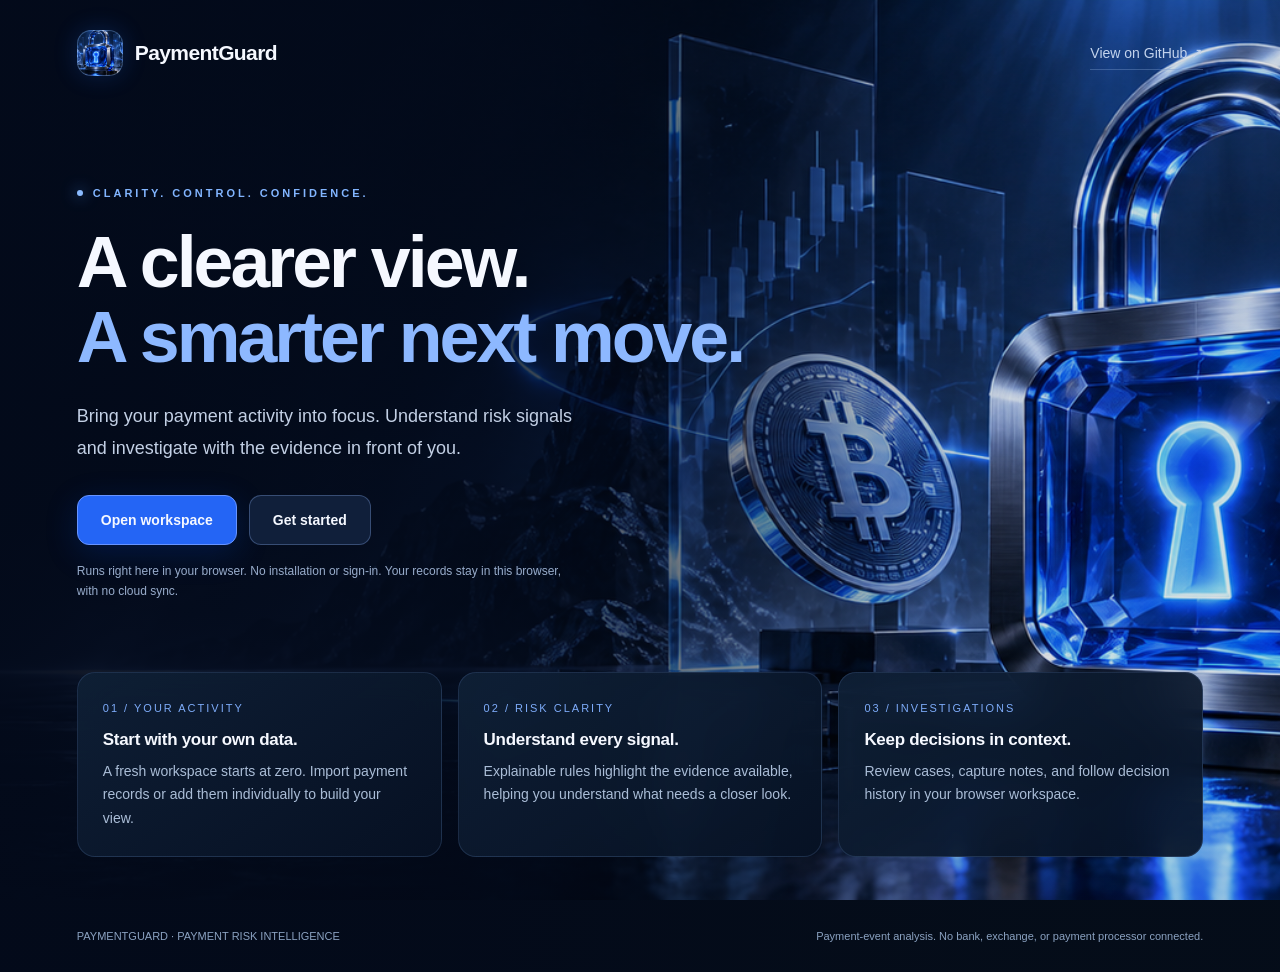
<file: index.html>
<!doctype html>
<html lang="en">
<head>
<meta charset="utf-8">
<meta name="viewport" content="width=device-width,initial-scale=1">
<meta name="theme-color" content="#050d19">
<meta name="description" content="PaymentGuard brings payment activity, risk signals, and investigations into one focused workspace.">
<title>PaymentGuard — Clarity. Control. Confidence.</title>
<style>
:root{color-scheme:dark;font-family:Inter,ui-sans-serif,-apple-system,BlinkMacSystemFont,"Segoe UI",sans-serif;color:#f5f8ff;background:#050d19}*{box-sizing:border-box}body{margin:0;min-height:100svh;background:linear-gradient(90deg,rgba(3,10,26,.96) 0%,rgba(3,10,26,.82) 38%,rgba(3,10,26,.12) 78%),url('app/dashboard/static/welcome-security-v1.png') center/cover fixed}a{color:inherit;text-decoration:none}header,main,footer{max-width:1440px;margin:auto;padding-left:6vw;padding-right:6vw}header{display:flex;justify-content:space-between;align-items:center;padding-top:30px;padding-bottom:30px}.brand{display:flex;align-items:center;gap:12px;font-size:21px;font-weight:750;letter-spacing:-.6px}.logo{width:46px;height:46px;border-radius:14px;background:url('app/dashboard/static/welcome-security-v1.png') 82% 47%/auto 125%;border:1px solid #8bbcff55;box-shadow:0 0 24px #216cff33}.nav{font-size:14px;color:#c3d3ed;border-bottom:1px solid #789aca66;padding:8px 0}main{padding-top:clamp(45px,9vh,115px);padding-bottom:70px}.eyebrow{font-size:11px;letter-spacing:3px;font-weight:750;color:#82b5ff;display:flex;align-items:center;gap:10px}.eyebrow:before{content:"";width:6px;height:6px;border-radius:50%;background:#8bbbff;box-shadow:0 0 15px #4b8fff}h1{font-size:clamp(48px,5.6vw,80px);line-height:1.04;letter-spacing:-3px;max-width:720px;margin:26px 0}h1 span{color:#8db8ff}.intro{font-size:18px;line-height:1.8;color:#c3d0e5;max-width:500px;margin:0 0 30px}.actions{display:flex;gap:12px;flex-wrap:wrap}.button{display:inline-flex;justify-content:center;align-items:center;min-height:50px;padding:0 23px;border:1px solid #83a8ea55;border-radius:12px;background:#132440d9;font-family:inherit;font-size:14px;font-weight:600;cursor:pointer;transition:transform .2s,box-shadow .2s,background .2s}.primary{background:#2465f5;border-color:#6794ff;box-shadow:0 8px 32px #064bde35}.button:hover{transform:translateY(-3px);box-shadow:0 10px 32px #276ef555;background:#2453a4}.primary:hover{background:#3879ff}.button:active{transform:translateY(0) scale(.98)}a:focus-visible,button:focus-visible{outline:3px solid #b4d7ff;outline-offset:5px}.note{color:#98accb;font-size:12px;line-height:1.7;max-width:490px;margin:16px 0 0}.features{margin-top:70px;display:grid;grid-template-columns:repeat(3,1fr);gap:16px}.card{padding:25px;border:1px solid #7fa5e52b;border-radius:18px;background:linear-gradient(145deg,#0f2036ed,#071224e8);backdrop-filter:blur(18px)}.index{color:#7eacfa;font-size:11px;letter-spacing:2px}.card h2{font-size:17px;margin:14px 0 10px;font-weight:650;letter-spacing:-.3px}.card p{font-size:14px;line-height:1.7;color:#aabdd7;margin:0}footer{display:flex;justify-content:space-between;gap:20px;padding-bottom:26px;font-size:11px;line-height:1.7;color:#8ba2c1}dialog{max-width:510px;width:calc(100% - 36px);border:1px solid #628ac077;border-radius:20px;background:#0d1b30;color:#eef4ff;padding:32px;box-shadow:0 30px 120px #0009}dialog::backdrop{background:#030913b8;backdrop-filter:blur(8px)}dialog h2{margin-top:0;letter-spacing:-.6px}dialog p{color:#b9c9df;line-height:1.7}dialog .actions{margin-top:24px}.close{position:absolute;right:14px;top:10px;border:0;background:none;color:#c9d9f0;font-size:28px;cursor:pointer;padding:4px 10px}@media(min-width:1600px){body{background-position:center 45%}}@media(max-width:700px){body{background-image:linear-gradient(180deg,#030a1bd9,#030a1bc9 55%,#030a1bf5),url('app/dashboard/static/welcome-security-v1.png');background-position:65% top;background-attachment:scroll}header,main,footer{padding-left:24px;padding-right:24px}header{padding-top:22px}.brand{font-size:19px}.nav{font-size:12px}main{padding-top:42px}h1{letter-spacing:-2px}.intro{font-size:16px}.features{grid-template-columns:1fr;margin-top:44px;gap:12px}.card{padding:22px}.actions .button{flex:1;white-space:nowrap}footer{flex-direction:column;gap:6px}}@media(prefers-reduced-motion:reduce){*{transition:none!important}}
</style>
</head>
<body>
<header><a class="brand" href="./" aria-label="PaymentGuard home"><span class="logo" aria-hidden="true"></span>PaymentGuard</a><a class="nav" href="https://github.com/jrsamily-jpg/PaymentGuard-AI">View on GitHub ↗</a></header>
<main>
<div class="eyebrow">CLARITY. CONTROL. CONFIDENCE.</div>
<h1>A clearer view.<br><span>A smarter next move.</span></h1>
<p class="intro">Bring your payment activity into focus. Understand risk signals and investigate with the evidence in front of you.</p>
<div class="actions"><a class="button primary" href="workspace.html">Open workspace</a><a class="button" href="workspace.html">Get started</a></div>
<p class="note">Runs right here in your browser. No installation or sign-in. Your records stay in this browser, with no cloud sync.</p>
<section class="features" aria-label="Inside PaymentGuard">
<article class="card"><span class="index">01 / YOUR ACTIVITY</span><h2>Start with your own data.</h2><p>A fresh workspace starts at zero. Import payment records or add them individually to build your view.</p></article>
<article class="card"><span class="index">02 / RISK CLARITY</span><h2>Understand every signal.</h2><p>Explainable rules highlight the evidence available, helping you understand what needs a closer look.</p></article>
<article class="card"><span class="index">03 / INVESTIGATIONS</span><h2>Keep decisions in context.</h2><p>Review cases, capture notes, and follow decision history in your browser workspace.</p></article>
</section>
</main>
<footer><span>PAYMENTGUARD · PAYMENT RISK INTELLIGENCE</span><span>Payment-event analysis. No bank, exchange, or payment processor connected.</span></footer>
</body>
</html>
</file>
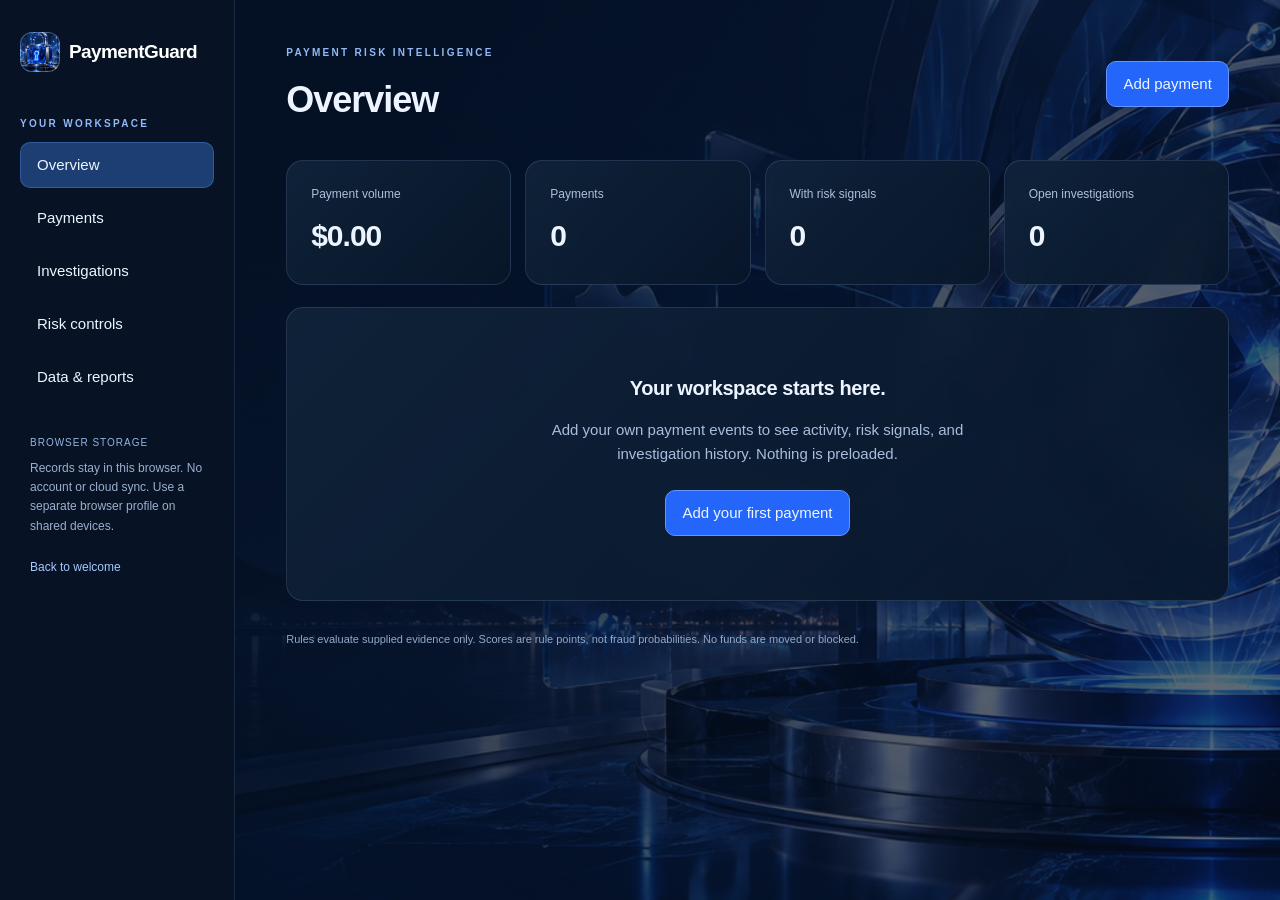
<file: workspace.html>
<!doctype html><html lang="en"><head><meta charset="utf-8"><meta name="viewport" content="width=device-width,initial-scale=1"><meta name="theme-color" content="#050d19"><meta name="referrer" content="no-referrer"><title>PaymentGuard · Workspace</title><link rel="stylesheet" href="web/workspace.css"></head><body>
<aside><a class="brand" href="./"><span class="logo"></span>PaymentGuard</a><p class="eyebrow">YOUR WORKSPACE</p><nav aria-label="Workspace"><button data-page="overview" aria-current="page">Overview</button><button data-page="payments">Payments</button><button data-page="investigations">Investigations</button><button data-page="controls">Risk controls</button><button data-page="data">Data & reports</button></nav><div class="privacy">BROWSER STORAGE<br><span>Records stay in this browser. No account or cloud sync. Use a separate browser profile on shared devices.</span></div><a class="back" href="./">Back to welcome</a></aside>
<main><header><div><p class="eyebrow">PAYMENT RISK INTELLIGENCE</p><h1 id="title">Overview</h1></div><button class="primary" id="add">Add payment</button></header><div id="notice" role="status" hidden></div><div id="content"></div><footer>Rules evaluate supplied evidence only. Scores are rule points, not fraud probabilities. No funds are moved or blocked.</footer></main>
<dialog id="payment-dialog" aria-labelledby="payment-title"><form id="payment-form"><div class="dialog-head"><h2 id="payment-title">Record a payment</h2><button type="button" class="close" aria-label="Close">×</button></div><p class="muted">Add a payment event to your workspace. This does not transfer money.</p><div class="fields"><label>Payment reference<input name="external_id" maxlength="80" required></label><label>Customer reference<input name="customer_ref" maxlength="80" required></label><label>Amount · USD<input name="amount" inputmode="decimal" placeholder="25.50" required></label><label>Payment time<input name="time" type="datetime-local" required></label><label>Direction<select name="direction"><option value="deposit">Deposit</option><option value="withdrawal">Withdrawal</option></select></label><label>Status<select name="status"><option>pending</option><option>settled</option><option>blocked</option><option>returned</option></select></label></div><details><summary>Optional risk evidence</summary><p class="muted">Leave blank if unknown. Numeric values are reported context, not automatically verified.</p><div class="fields"><label>Account age · days<input name="account_age" type="number" min="0" step="1"></label><label>Prior-hour payments<input name="tx_count_1h" type="number" min="0" step="1"></label><label>Failed logins<input name="failed_logins" type="number" min="0" step="1"></label><label>Usual amount · USD<input name="customer_avg_amount" type="number" min="0.01" step="0.01"></label></div><label>Additional evidence · JSON<textarea name="evidence" placeholder='{"ownership_match": false}' rows="3"></textarea></label><p class="muted">See Risk controls for all supported fields.</p></details><p class="error" id="form-error" role="alert"></p><button class="primary" type="submit">Save payment</button></form></dialog>
<dialog id="case-dialog" aria-labelledby="case-title"><form id="case-form"><div class="dialog-head"><h2 id="case-title">Investigation</h2><button type="button" class="close" aria-label="Close">×</button></div><p id="case-reference"></p><label>Status<select name="status"><option>open</option><option>in review</option><option>escalated</option><option>closed</option></select></label><label>Investigation notes<textarea name="note" rows="5" maxlength="2000" placeholder="Record your findings and reasoning."></textarea></label><p class="error" id="case-error" role="alert"></p><button class="primary" type="submit">Save investigation</button></form></dialog>
<noscript><p>Enable JavaScript to use this browser workspace.</p></noscript><script type="module" src="web/workspace.mjs"></script></body></html>
</file>
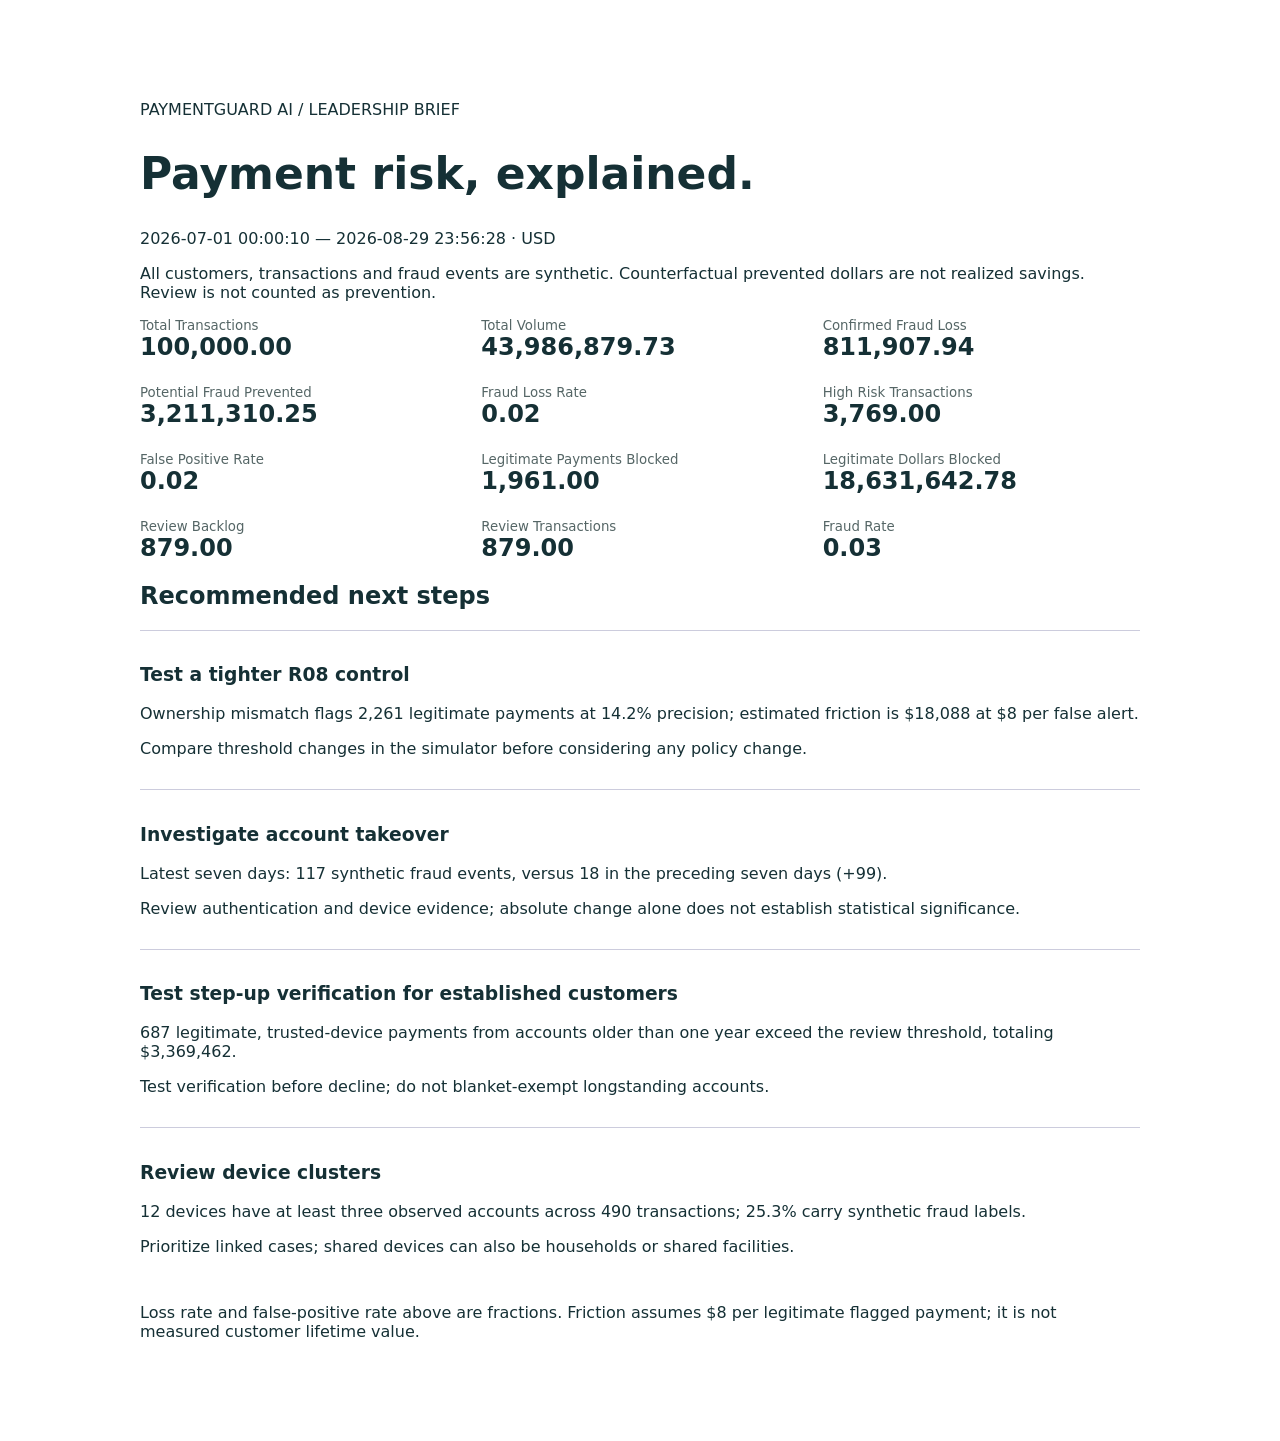
<file: docs/leadership-report.html>
<!doctype html><html lang="en"><meta charset="utf-8"><title>PaymentGuard AI · Risk brief</title><style>body{font:16px system-ui;max-width:1000px;margin:60px auto;padding:24px;color:#153035}h1{font-size:44px}small{display:block;color:#566}strong{font-size:24px}section{display:grid;grid-template-columns:repeat(3,1fr);gap:24px}article{border-top:1px solid #ccd;padding:15px 0}@media print{body{margin:10px}}</style><p>PAYMENTGUARD AI / LEADERSHIP BRIEF</p><h1>Payment risk, explained.</h1><p>2026-07-01 00:00:10 — 2026-08-29 23:56:28 · USD</p><p>All customers, transactions and fraud events are synthetic. Counterfactual prevented dollars are not realized savings. Review is not counted as prevention.</p><section><div><small>Total Transactions</small><strong>100,000.00</strong></div><div><small>Total Volume</small><strong>43,986,879.73</strong></div><div><small>Confirmed Fraud Loss</small><strong>811,907.94</strong></div><div><small>Potential Fraud Prevented</small><strong>3,211,310.25</strong></div><div><small>Fraud Loss Rate</small><strong>0.02</strong></div><div><small>High Risk Transactions</small><strong>3,769.00</strong></div><div><small>False Positive Rate</small><strong>0.02</strong></div><div><small>Legitimate Payments Blocked</small><strong>1,961.00</strong></div><div><small>Legitimate Dollars Blocked</small><strong>18,631,642.78</strong></div><div><small>Review Backlog</small><strong>879.00</strong></div><div><small>Review Transactions</small><strong>879.00</strong></div><div><small>Fraud Rate</small><strong>0.03</strong></div></section><h2>Recommended next steps</h2><article><h3>Test a tighter R08 control</h3><p>Ownership mismatch flags 2,261 legitimate payments at 14.2% precision; estimated friction is $18,088 at $8 per false alert.</p><p>Compare threshold changes in the simulator before considering any policy change.</p></article><article><h3>Investigate account takeover</h3><p>Latest seven days: 117 synthetic fraud events, versus 18 in the preceding seven days (+99).</p><p>Review authentication and device evidence; absolute change alone does not establish statistical significance.</p></article><article><h3>Test step-up verification for established customers</h3><p>687 legitimate, trusted-device payments from accounts older than one year exceed the review threshold, totaling $3,369,462.</p><p>Test verification before decline; do not blanket-exempt longstanding accounts.</p></article><article><h3>Review device clusters</h3><p>12 devices have at least three observed accounts across 490 transactions; 25.3% carry synthetic fraud labels.</p><p>Prioritize linked cases; shared devices can also be households or shared facilities.</p></article><p>Loss rate and false-positive rate above are fractions. Friction assumes $8 per legitimate flagged payment; it is not measured customer lifetime value.</p></html>
</file>
<file: web/workspace.css>
:root{color-scheme:dark;font:15px/1.6 Inter,ui-sans-serif,-apple-system,BlinkMacSystemFont,"Segoe UI",sans-serif;color:#edf4ff;background:#050d19}*{box-sizing:border-box}body{margin:0;min-height:100vh;background:linear-gradient(110deg,#041021ec,#06112599),url('../app/dashboard/static/workspace-observatory-v1.png') center/cover fixed}button,input,select,textarea{font:inherit}button,a,input,select,textarea{outline-offset:4px}button:focus-visible,a:focus-visible{outline:2px solid #a7cdff}button,.button{cursor:pointer;border:1px solid #7dacf044;color:#eef5ff;background:#142841;border-radius:10px;padding:10px 16px;transition:transform .18s,background .18s}button:hover,.button:hover{transform:translateY(-2px);background:#244574}button:active{transform:scale(.98)}.primary{background:#2466fa;border-color:#6394ff}a{color:#a5c9ff;text-decoration:none}aside{position:fixed;inset:0 auto 0 0;width:235px;padding:32px 20px;background:#081325e8;border-right:1px solid #7897be30;backdrop-filter:blur(20px)}.brand{display:flex;align-items:center;gap:9px;color:#fff;font-size:19px;font-weight:750;letter-spacing:-.6px}.logo{height:40px;width:40px;flex-shrink:0;background:url('../app/dashboard/static/welcome-security-v1.png') 82% 47%/auto 125%;border:1px solid #9cc6ff66;border-radius:12px}.eyebrow{font-size:10px;letter-spacing:2.3px;font-weight:700;color:#91b9f6}aside .eyebrow{margin-top:44px}nav{display:grid;gap:7px}nav button{text-align:left;background:transparent;border-color:transparent}nav button[aria-current=page]{background:#1c3e72;border-color:#5e96ec55}.privacy{font-size:10px;letter-spacing:1px;margin:35px 10px 18px;color:#93b5e2}.privacy span{display:block;letter-spacing:0;font-size:12px;color:#9bb0cf;margin-top:8px}.back{font-size:12px;margin-left:10px}main{margin-left:235px;padding:35px 4vw;max-width:1800px}header{display:flex;align-items:center;justify-content:space-between;gap:20px;margin-bottom:26px}h1{font-size:36px;letter-spacing:-1px;margin:5px 0}h2{font-size:20px;letter-spacing:-.4px;margin:0 0 14px}h3{font-size:15px}.muted,small{color:#a9bbd5}.metrics{display:grid;grid-template-columns:repeat(4,1fr);gap:14px;margin-bottom:22px}.panel,.metric{border:1px solid #809fcb33;background:linear-gradient(135deg,#10233aee,#081629ed);border-radius:17px;padding:24px;backdrop-filter:blur(16px)}.metric p{margin:0;color:#aebfd7;font-size:12px}.metric strong{display:block;font-size:30px;letter-spacing:-1px;margin-top:8px;overflow-wrap:anywhere}.grid{display:grid;grid-template-columns:1.3fr 1fr;gap:20px}.empty{padding:40px 16px;text-align:center}.empty p{color:#a8bedc;max-width:420px;margin:12px auto 24px}.actions{display:flex;gap:12px;flex-wrap:wrap;margin:18px 0}.table-wrap{overflow:auto}table{border-collapse:collapse;width:100%;font-size:13px}th,td{padding:15px 12px;text-align:left;border-bottom:1px solid #7494c52b;white-space:nowrap}th{font-size:11px;color:#99b1d2;font-weight:600;text-transform:uppercase;letter-spacing:.8px}.badge{padding:4px 9px;background:#28477177;border:1px solid #699ae544;border-radius:8px;font-size:11px}.flag{background:#74481955;color:#ffd296;border-color:#dfac5355}.filters{display:flex;gap:10px;margin-bottom:20px;flex-wrap:wrap}.filters input{flex:1;min-width:180px}.pager{display:flex;justify-content:space-between;align-items:center;margin-top:18px}.bar-row{display:grid;grid-template-columns:85px 1fr 90px;align-items:center;gap:10px;font-size:12px;margin:20px 0}.bar-track{background:#183153;height:12px;border-radius:8px;overflow:hidden}.bar{height:100%;background:linear-gradient(90deg,#326bfa,#84c9ff);min-width:0;border-radius:8px}.control{padding:18px 0;border-bottom:1px solid #7092c433}.control p{margin:7px 0;color:#a9bedb;font-size:13px}code{font-size:11px;color:#a1cbff;overflow-wrap:anywhere}.control-list{display:grid;grid-template-columns:1fr 1fr;gap:0 28px}footer{font-size:11px;color:#92a9c8;margin-top:30px}label{display:block;font-size:12px;color:#b4c8e5;margin-bottom:14px}input,select,textarea{display:block;width:100%;border:1px solid #718fb754;border-radius:9px;background:#071323;color:#ecf4ff;padding:11px;margin-top:6px}textarea{resize:vertical}dialog{background:#0d1d33;color:#eff5ff;width:min(630px,calc(100% - 30px));border:1px solid #709fe477;border-radius:20px;padding:28px;max-height:90vh}dialog::backdrop{background:#010816be;backdrop-filter:blur(9px)}.dialog-head{display:flex;align-items:center;justify-content:space-between}.close{font-size:23px;background:transparent;border:0;padding:0 8px}.fields{display:grid;grid-template-columns:1fr 1fr;gap:0 16px}details{margin:15px 0}summary{cursor:pointer;color:#b4d1ff}.error{color:#ffb6a7;font-size:13px}#notice{padding:15px 20px;background:#173258;border:1px solid #4b8bf5;border-radius:12px;margin-bottom:20px}.danger{border-color:#f2a59677;color:#ffbeb2}pre{white-space:pre-wrap;overflow-wrap:anywhere;font-size:12px}#import-preview{margin-top:20px}input[type=file]{max-width:100%}@media(max-width:1050px){.metrics{grid-template-columns:repeat(2,1fr)}.grid{grid-template-columns:1fr}.control-list{grid-template-columns:1fr}}@media(max-width:700px){aside{position:static;width:auto;padding:18px;border-right:0;border-bottom:1px solid #5e82bb44}aside .eyebrow,.privacy,.back{display:none}nav{display:flex;overflow:auto;margin-top:18px;gap:4px}nav button{white-space:nowrap;font-size:12px;padding:8px 11px}main{margin-left:0;padding:24px 18px}h1{font-size:29px}header .primary{font-size:12px;padding:10px}.metric,.panel{padding:18px}.metric strong{font-size:25px}.fields{grid-template-columns:1fr}.bar-row{grid-template-columns:72px 1fr 82px}.metrics{gap:10px}}@media(prefers-reduced-motion:reduce){*{transition:none!important}}
</file>
